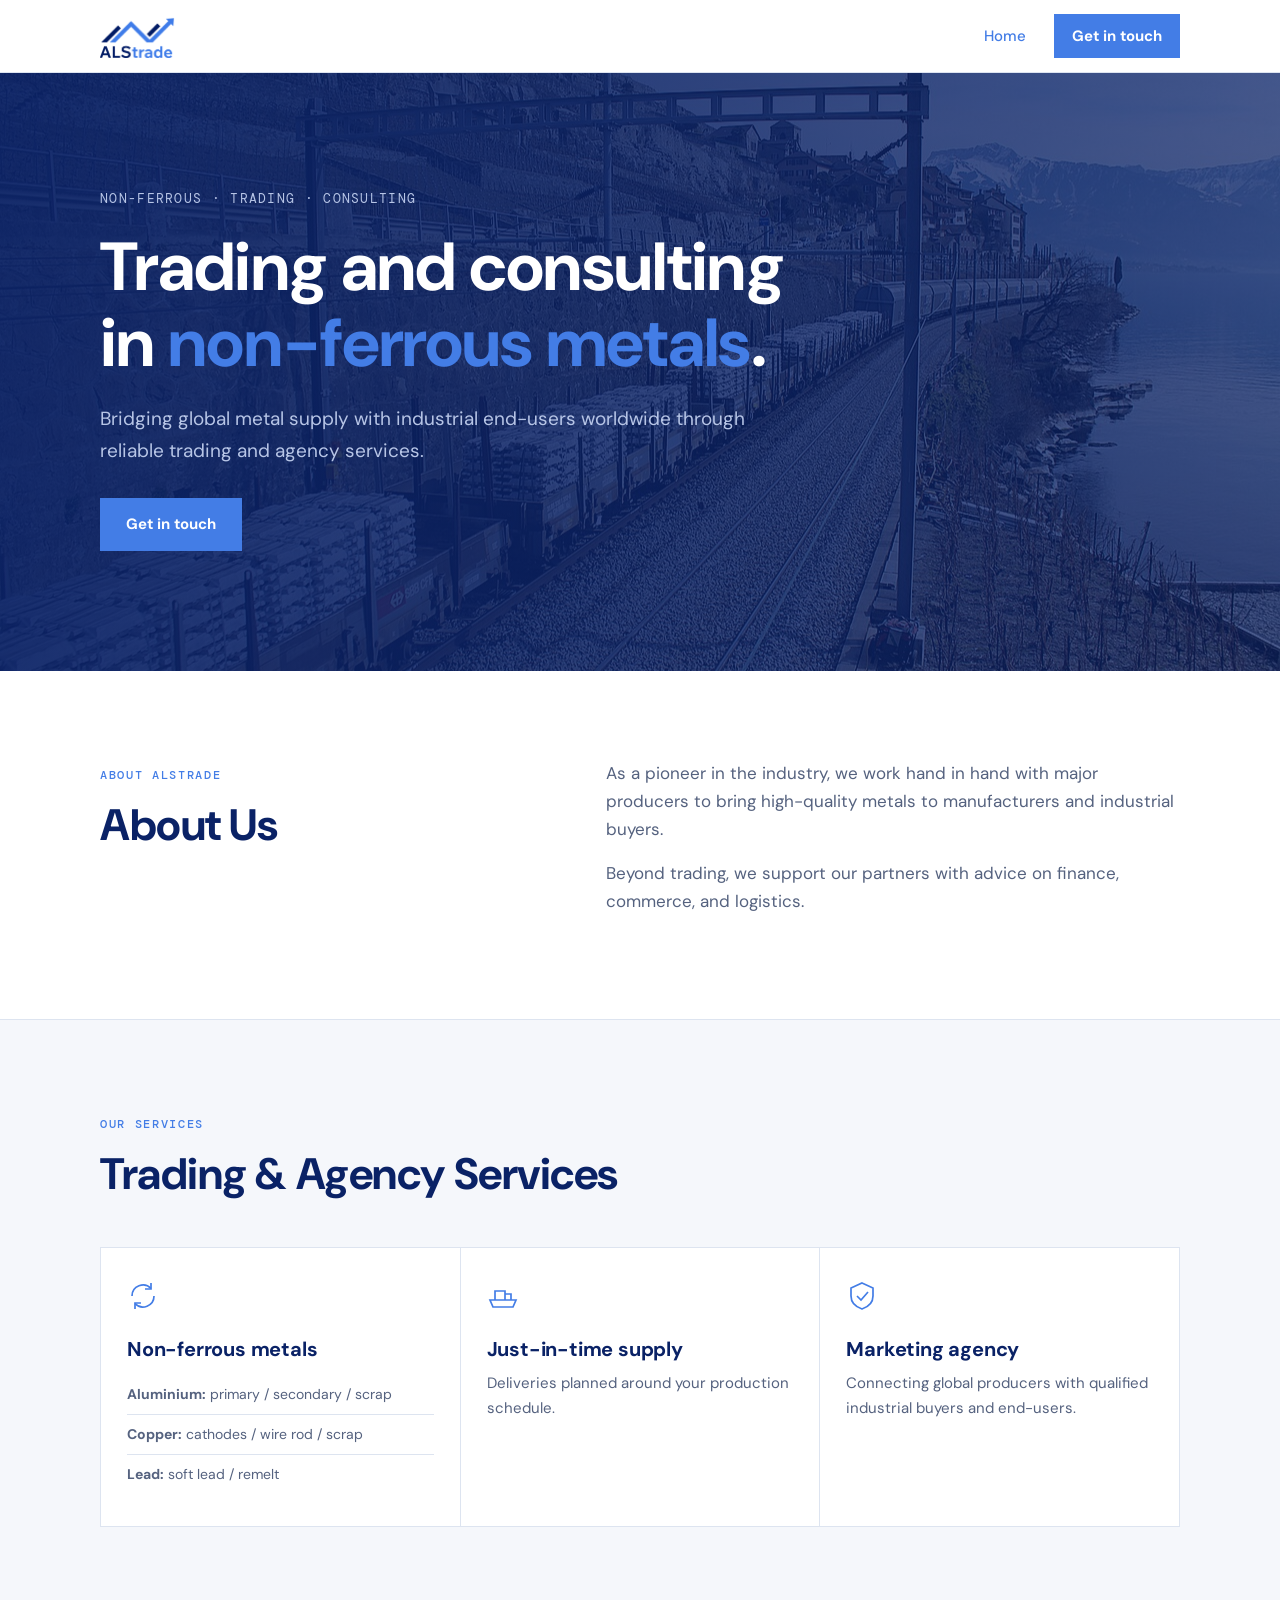
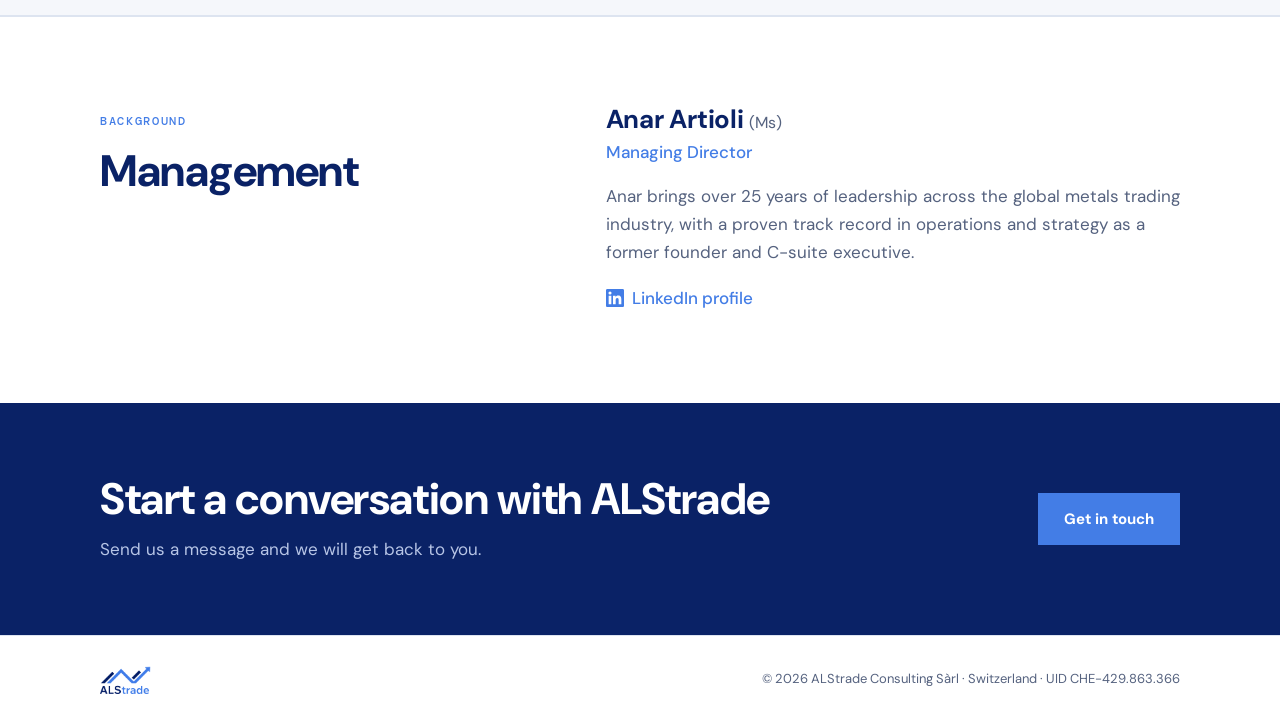
<file: index.html>
<!doctype html>
<html lang="en">
<head>
<meta charset="utf-8">
<meta name="viewport" content="width=device-width, initial-scale=1, viewport-fit=cover">
<title>ALStrade</title>
<meta name="description" content="ALStrade Consulting Sàrl – non-ferrous metals trading, Switzerland.">

<!-- Favicon & Search Result Icon -->
<link rel="icon" href="assets/logo.png" type="image/png">
<link rel="apple-touch-icon" href="assets/logo.png">

<!-- Open Graph Meta Tags -->
<meta property="og:site_name" content="ALStrade">
<meta property="og:title" content="ALStrade">
<meta property="og:type" content="website">

<!-- Structured Data (JSON-LD Organization) -->
<script type="application/ld+json">
{
  "@context": "https://schema.org",
  "@type": "Organization",
  "name": "ALStrade",
  "legalName": "ALStrade Consulting Sàrl",
  "url": "https://alstrade.ch",
  "logo": "https://alstrade.ch/assets/logo.png"
}
</script>

<link rel="stylesheet" href="styles.css">
</head>
<body>
<header>
  <div class="wrap">
    <a class="logo" href="./" title="ALStrade Home"><img src="assets/logo.png" alt="ALStrade" width="78" height="44"></a>
    <nav aria-label="Main">
      <a href="./" id="nav-home" aria-current="page">Home</a>
      <a class="btn" href="contact/" id="nav-contact">Get in touch</a>
    </nav>
  </div>
</header>

<main>
  <section class="hero" title="Photo: NAC / Wikimedia Commons, CC BY-SA 4.0">
    <div class="wrap">
      <span class="tagline">NON-FERROUS · TRADING · CONSULTING</span>
      <h1>Trading and consulting in <em>non-ferrous metals</em>.</h1>
      <p>Bridging global metal supply with industrial end-users worldwide through reliable trading and agency services.</p>
      <a class="btn" href="contact/">Get in touch</a>
    </div>
  </section>

  <section class="intro">
    <div class="wrap">
      <div>
        <span class="eyebrow">About ALStrade</span>
        <h2>About Us</h2>
      </div>
      <div>
        <p>As a pioneer in the industry, we work hand in hand with major producers to bring high-quality metals to manufacturers and industrial buyers.</p>
        <p>Beyond trading, we support our partners with advice on finance, commerce, and logistics.</p>
      </div>
    </div>
  </section>

  <section class="pillars">
    <div class="wrap">
      <span class="eyebrow">Our services</span>
      <h2>Trading &amp; Agency Services</h2>
      <div class="pillar-grid">
        <div class="pillar">
          <svg viewBox="0 0 32 32" aria-hidden="true"><path d="M5 16a11 11 0 0 1 19-7.5M27 16a11 11 0 0 1-19 7.5"/><path d="M24 3v6h-6M8 29v-6h6"/></svg>
          <h3>Non-ferrous metals</h3>
          <ul>
            <li><strong>Aluminium:</strong> primary / secondary / scrap</li>
            <li><strong>Copper:</strong> cathodes / wire rod / scrap</li>
            <li><strong>Lead:</strong> soft lead / remelt</li>
          </ul>
        </div>
        <div class="pillar">
          <svg viewBox="0 0 32 32" aria-hidden="true"><path d="M3 20h26l-3 7H6z"/><path d="M8 20V11h10v9M18 14h6v6"/></svg>
          <h3>Just-in-time supply</h3>
          <p>Deliveries planned around your production schedule.</p>
        </div>
        <div class="pillar">
          <svg viewBox="0 0 32 32" aria-hidden="true"><path d="M16 3l11 5v8c0 7-5 11-11 13C10 27 5 23 5 16V8z"/><path d="M11 16l4 4 7-8"/></svg>
          <h3>Marketing agency</h3>
          <p>Connecting global producers with qualified industrial buyers and end-users.</p>
        </div>
      </div>
    </div>
  </section>

  <section class="team">
    <div class="wrap">
      <div>
        <span class="eyebrow">Background</span>
        <h2>Management</h2>
      </div>
      <div class="leader">
        <h3>Anar Artioli <small>(Ms)</small></h3>
        <p class="role">Managing Director</p>
        <p class="bio-text">Anar brings over 25 years of leadership across the global metals trading industry, with a proven track record in operations and strategy as a former founder and C-suite executive.</p>
        <a class="linkedin" href="https://www.linkedin.com/in/anar-artioli-277819a7/" target="_blank" rel="noopener"><svg viewBox="0 0 24 24" aria-hidden="true"><path d="M20.45 20.45h-3.56v-5.57c0-1.33-.02-3.04-1.85-3.04-1.85 0-2.14 1.45-2.14 2.94v5.67H9.35V9h3.41v1.56h.05c.48-.9 1.64-1.85 3.37-1.85 3.6 0 4.27 2.37 4.27 5.46zM5.34 7.43a2.06 2.06 0 1 1 0-4.13 2.06 2.06 0 0 1 0 4.13zM7.12 20.45H3.56V9h3.56zM22.22 0H1.77C.79 0 0 .77 0 1.730v20.54C0 23.23.79 24 1.77 24h20.45c.98 0 1.78-.77 1.78-1.73V1.73C24 .77 23.2 0 22.22 0z"/></svg>LinkedIn profile</a>
      </div>
    </div>
  </section>

  <section class="cta">
    <div class="wrap">
      <div>
        <h2>Start a conversation with ALStrade</h2>
        <p>Send us a message and we will get back to you.</p>
      </div>
      <a class="btn" href="contact/">Get in touch</a>
    </div>
  </section>
</main>

<footer>
  <div class="wrap">
    <img src="assets/logo.png" alt="ALStrade" width="53" height="30">
    <span>© 2026 ALStrade Consulting Sàrl · Switzerland · UID CHE-429.863.366</span>
  </div>
</footer>
</body>
</html>
</file>
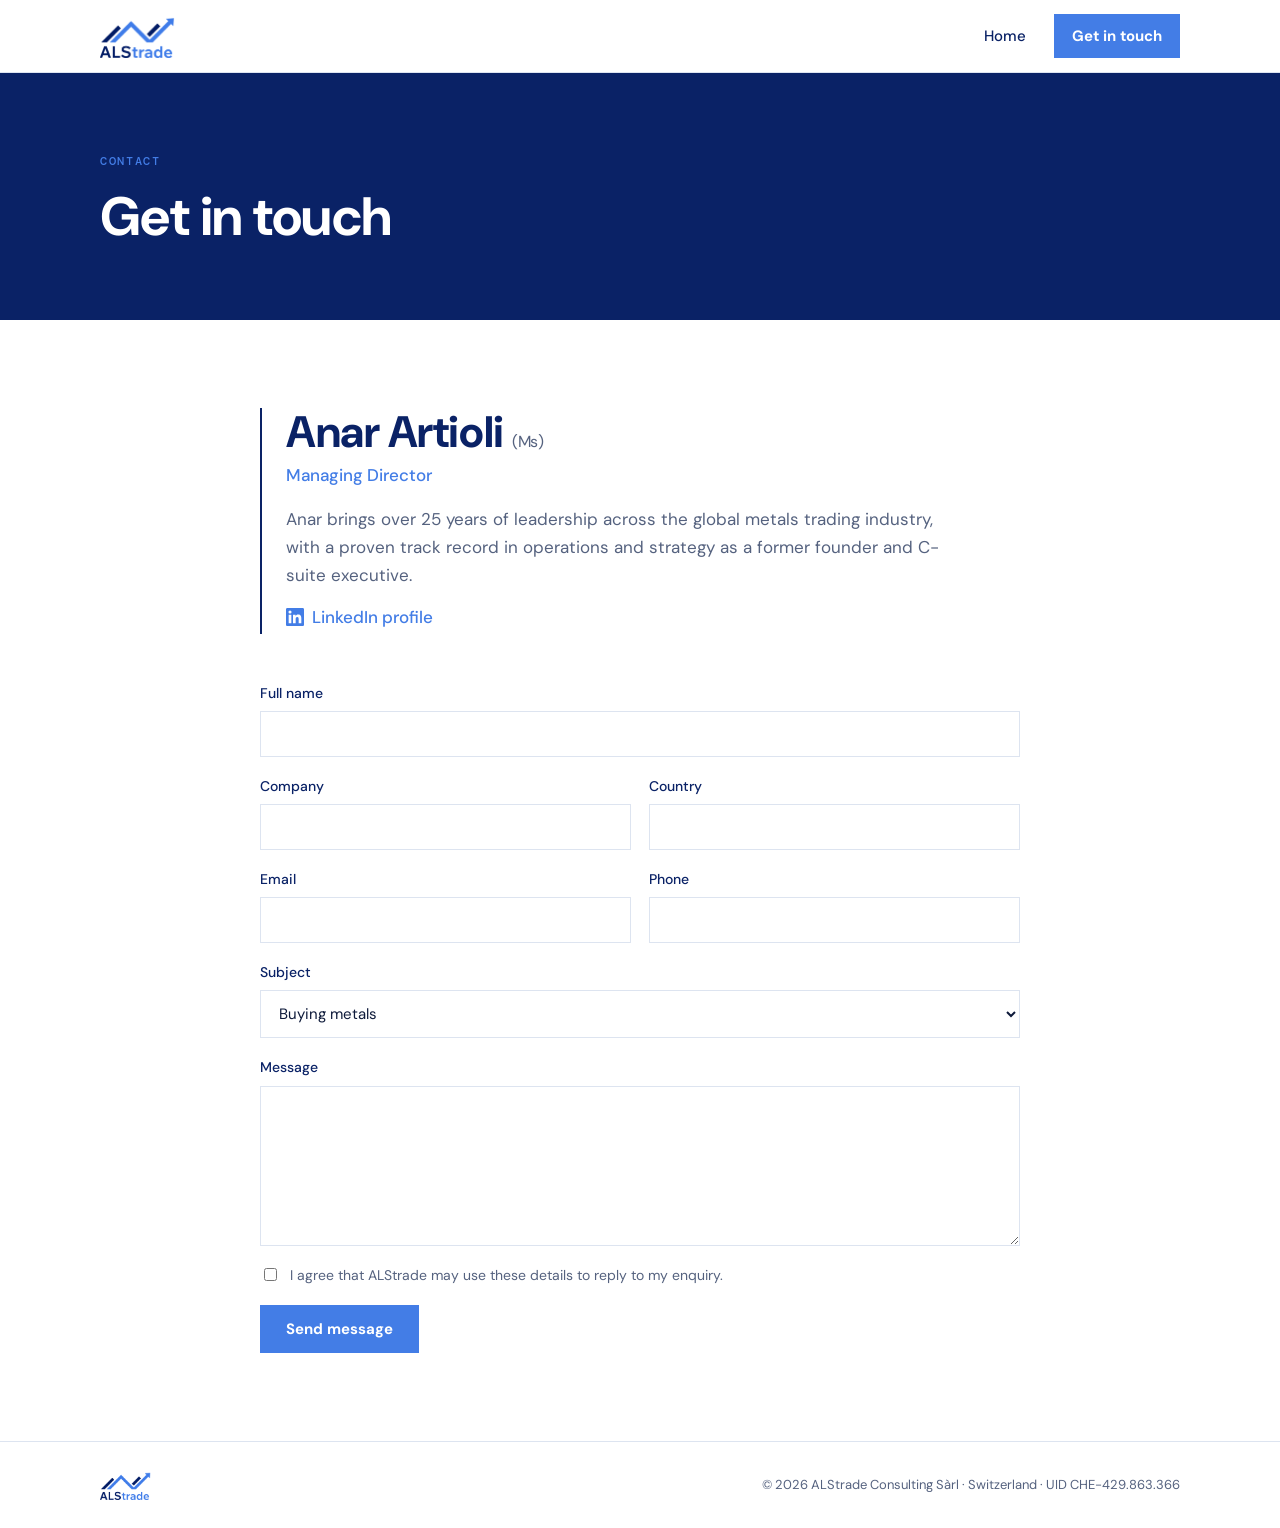
<file: contact/index.html>
<!doctype html>
<html lang="en">
<head>
<meta charset="utf-8">
<meta name="viewport" content="width=device-width, initial-scale=1, viewport-fit=cover">
<title>Get in Touch - ALStrade Consulting</title>
<meta name="description" content="Contact ALStrade Consulting – reach out to discuss non-ferrous metals trading and agency services.">
<link rel="stylesheet" href="../styles.css">
</head>
<body>
<header>
  <div class="wrap">
    <a class="logo" href="../" title="ALStrade Home"><img src="../assets/logo.png" alt="ALStrade" width="78" height="44"></a>
    <nav aria-label="Main">
      <a href="../" id="nav-home">Home</a>
      <a class="btn" href="./" id="nav-contact" aria-current="page">Get in touch</a>
    </nav>
  </div>
</header>

<main>
  <section class="page-head">
    <div class="wrap">
      <span class="eyebrow">CONTACT</span>
      <h1>Get in touch</h1>
    </div>
  </section>

  <section class="contact-body">
    <div class="wrap">
      <div class="contact-person">
        <h2>Anar Artioli <small>(Ms)</small></h2>
        <p class="role">Managing Director</p>
        <p class="bio-text">Anar brings over 25 years of leadership across the global metals trading industry, with a proven track record in operations and strategy as a former founder and C-suite executive.</p>
        <a class="linkedin" href="https://www.linkedin.com/in/anar-artioli-277819a7/" target="_blank" rel="noopener"><svg viewBox="0 0 24 24" aria-hidden="true"><path d="M20.45 20.45h-3.56v-5.57c0-1.33-.02-3.04-1.85-3.04-1.85 0-2.14 1.45-2.14 2.94v5.67H9.35V9h3.41v1.56h.05c.48-.9 1.64-1.85 3.37-1.85 3.6 0 4.27 2.37 4.27 5.46zM5.34 7.43a2.06 2.06 0 1 1 0-4.13 2.06 2.06 0 0 1 0 4.13zM7.12 20.45H3.56V9h3.56zM22.22 0H1.77C.79 0 0 .77 0 1.730v20.54C0 23.23.79 24 1.77 24h20.45c.98 0 1.78-.77 1.78-1.73V1.73C24 .77 23.2 0 22.22 0z"/></svg>LinkedIn profile</a>
      </div>

      <form id="contact-form">
        <label class="full">Full name<input id="f-name" name="name" required autocomplete="name"></label>
        <label>Company<input id="f-company" name="company" required autocomplete="organization"></label>
        <label>Country<input id="f-country" name="country" autocomplete="country-name"></label>
        <label>Email<input id="f-email" name="email" type="email" required autocomplete="email"></label>
        <label>Phone<input id="f-phone" name="phone" type="tel" required autocomplete="tel"></label>
        <label class="full">Subject
          <select id="f-subject" name="subject">
            <option>Buying metals</option>
            <option>Selling metals</option>
            <option>Partnerships</option>
            <option>Other</option>
          </select>
        </label>
        <label class="full">Message<textarea id="f-message" name="message" required></textarea></label>
        <label class="consent"><input type="checkbox" id="f-consent" required> I agree that ALStrade may use these details to reply to my enquiry.</label>
        <div class="form-foot">
          <button class="btn" type="submit" id="f-submit">Send message</button>
          <p id="form-note" role="status"></p>
        </div>
      </form>
    </div>
  </section>
</main>

<div id="status-modal" class="modal-overlay" hidden>
  <div class="modal-card">
    <button class="modal-close" id="modal-close-btn" aria-label="Close">&times;</button>
    <div class="modal-icon" id="modal-icon"></div>
    <h3 id="modal-title">Message Sent</h3>
    <p id="modal-message">Thank you. Your message has been sent and we will reply soon.</p>
    <button class="btn modal-btn" id="modal-ok-btn">Close</button>
  </div>
</div>

<footer>
  <div class="wrap">
    <img src="../assets/logo.png" alt="ALStrade" width="53" height="30">
    <span>© 2026 ALStrade Consulting Sàrl · Switzerland · UID CHE-429.863.366</span>
  </div>
</footer>

<script>
  const WEB3FORMS_ACCESS_KEY = '9d94ae6d-ed8a-4ac8-8b70-58e8aef22679';
  const form = document.getElementById('contact-form');
  const note = document.getElementById('form-note');
  const submitBtn = document.getElementById('f-submit');

  const modal = document.getElementById('status-modal');
  const modalIcon = document.getElementById('modal-icon');
  const modalTitle = document.getElementById('modal-title');
  const modalMessage = document.getElementById('modal-message');
  const modalCloseBtn = document.getElementById('modal-close-btn');
  const modalOkBtn = document.getElementById('modal-ok-btn');

  function openModal(isSuccess, title, message) {
    modalTitle.textContent = title;
    modalMessage.textContent = message;
    if (isSuccess) {
      modalIcon.className = 'modal-icon success';
      modalIcon.innerHTML = '<svg viewBox="0 0 24 24"><polyline points="20 6 9 17 4 12"></polyline></svg>';
    } else {
      modalIcon.className = 'modal-icon error';
      modalIcon.innerHTML = '<svg viewBox="0 0 24 24"><line x1="18" y1="6" x2="6" y2="18"></line><line x1="6" y1="6" x2="18" y2="18"></line></svg>';
    }
    modal.removeAttribute('hidden');
  }

  function closeModal() {
    modal.setAttribute('hidden', '');
  }

  modalCloseBtn.addEventListener('click', closeModal);
  modalOkBtn.addEventListener('click', closeModal);
  modal.addEventListener('click', e => { if (e.target === modal) closeModal(); });
  document.addEventListener('keydown', e => { if (e.key === 'Escape' && !modal.hasAttribute('hidden')) closeModal(); });

  form.addEventListener('submit', async e => {
    e.preventDefault();
    if (!WEB3FORMS_ACCESS_KEY || WEB3FORMS_ACCESS_KEY === 'YOUR_ACCESS_KEY_HERE') {
      openModal(false, 'Configuration Needed', 'Please check your Web3Forms key in the script.');
      return;
    }
    submitBtn.disabled = true;
    note.textContent = 'Sending…';

    const formData = new FormData(form);
    formData.append('access_key', WEB3FORMS_ACCESS_KEY);
    formData.append('from_name', 'ALStrade Website');

    try {
      const res = await fetch('https://api.web3forms.com/submit', { method: 'POST', body: formData });
      const data = await res.json();
      if (data.success) {
        form.reset();
        note.textContent = '';
        openModal(true, 'Message Sent', 'Thank you. Your message has been sent successfully and we will reply soon.');
      } else {
        throw new Error(data.message);
      }
    } catch {
      note.textContent = '';
      openModal(false, 'Submission Error', 'Your message could not be sent. Please try again in a few minutes.');
    } finally {
      submitBtn.disabled = false;
    }
  });
</script>
</body>
</html>
</file>
<file: styles.css>
@import url('https://fonts.googleapis.com/css2?family=DM+Sans:opsz,wght@9..40,400;9..40,500;9..40,700&family=DM+Mono:wght@400;500&display=swap');

:root {
  color-scheme: light;
  --navy: #0a2266;
  --navy-2: #12307f;
  --blue: #437de6;
  --blue-soft: #eaf1fd;
  --white: #ffffff;
  --paper: #f5f7fb;
  --fg: #0e1a3a;
  --muted: #55627f;
  --line: #dde4f0;
  --on-navy: #ffffff;
  --on-navy-muted: #b7c5e6;
  --sans: "DM Sans", "Helvetica Neue", Arial, sans-serif;
  --mono: "DM Mono", ui-monospace, Menlo, monospace;
  --max: 1120px;
}

* { box-sizing: border-box; }
body { margin: 0; background: var(--white); color: var(--fg); font: 17px/1.65 var(--sans); }
a { color: inherit; }
a:focus-visible, button:focus-visible, input:focus-visible, textarea:focus-visible, select:focus-visible { outline: 2px solid var(--blue); outline-offset: 2px; }
h1, h2, h3 { line-height: 1.12; text-wrap: balance; margin: 0; font-weight: 700; letter-spacing: -0.01em; }
.wrap { max-width: var(--max); margin-inline: auto; padding-inline: 20px; }
.eyebrow { font: 500 12px/1 var(--mono); letter-spacing: .14em; text-transform: uppercase; color: var(--blue); }
section { padding-block: 88px; }
section h2 { font-size: clamp(32px, 4vw, 44px); color: var(--navy); margin-top: 14px; }
.lead { color: var(--muted); font-size: 18px; max-width: 40em; margin: 18px 0 0; }

header { position: sticky; top: env(safe-area-inset-top, 0px); z-index: 10; background: var(--white); border-bottom: 1px solid var(--line); }
header .wrap { display: flex; align-items: center; justify-content: space-between; gap: 16px; height: 72px; }
.logo img { height: 44px; width: auto; display: block; }
nav { display: flex; gap: 28px; align-items: center; }
nav a { text-decoration: none; font-size: 15px; font-weight: 500; color: var(--navy); }
nav a:hover, nav a[aria-current="page"] { color: var(--blue); }
nav .btn, nav .btn[aria-current="page"] { color: var(--white); padding: 10px 18px; }
@media (max-width: 560px) { nav { gap: 16px; } nav .home-link { display: none; } }

.btn { display: inline-block; background: var(--blue); color: var(--white); text-decoration: none; font-weight: 700; padding: 14px 26px; border: 0; cursor: pointer; font-size: 15px; font-family: var(--sans); }
.btn:hover { background: #5a8ff0; color: var(--white); }

.hero { position: relative; color: var(--on-navy); padding-block: 110px 120px; overflow: hidden; background: linear-gradient(100deg, rgba(10,34,102,.95) 0%, rgba(10,34,102,.85) 45%, rgba(10,34,102,.72) 100%), url('assets/st-saphorin.jpg') center/cover no-repeat; }
.hero h1 { font-size: clamp(42px, 6vw, 68px); max-width: 14em; margin-block: 18px 22px; }
.hero h1 em { font-style: normal; color: var(--blue); }
.hero p { color: var(--on-navy-muted); font-size: 19px; max-width: 36em; margin: 0 0 32px; }
.tagline { font: 400 13px var(--mono); color: var(--on-navy-muted); letter-spacing: .1em; }

.intro .wrap { display: grid; grid-template-columns: 1fr 1.3fr; gap: 64px; }
.intro p { color: var(--muted); margin: 0 0 16px; }
@media (max-width: 760px) { .intro .wrap { grid-template-columns: 1fr; gap: 24px; } }

.pillars { background: var(--paper); border-block: 1px solid var(--line); }
.pillar-grid { display: grid; grid-template-columns: repeat(3, 1fr); gap: 1px; background: var(--line); border: 1px solid var(--line); margin-top: 48px; }
.pillar { background: var(--white); padding: 32px 26px; }
.pillar svg { width: 32px; height: 32px; stroke: var(--blue); fill: none; stroke-width: 1.7; margin-bottom: 18px; }
.pillar h3 { font-size: 20px; color: var(--navy); margin-bottom: 10px; }
.pillar p { color: var(--muted); margin: 0; font-size: 15px; }
.pillar ul { margin: 14px 0 0 0; padding: 0; list-style: none; }
.pillar li { padding: 8px 0; border-bottom: 1px solid var(--line); font-size: 14px; color: var(--muted); }
.pillar li:last-child { border-bottom: none; }
@media (max-width: 960px) { .pillar-grid { grid-template-columns: 1fr 1fr; } }
@media (max-width: 520px) { .pillar-grid { grid-template-columns: 1fr; } }

.team { border-top: 1px solid var(--line); }
.team .wrap { display: grid; grid-template-columns: 1fr 1.3fr; gap: 64px; }
.leader h3 { font-size: 26px; color: var(--navy); }
.leader h3 small, .contact-person h2 small { font-size: 16px; font-weight: 400; color: var(--muted); }
.leader .role, .contact-person .role { color: var(--blue); font-weight: 500; margin: 4px 0 16px; }
.leader .bio-text { color: var(--muted); margin: 0 0 18px; max-width: 36em; }
@media (max-width: 760px) { .team .wrap { grid-template-columns: 1fr; gap: 24px; } }
.person-links { display: flex; align-items: center; gap: 20px; flex-wrap: wrap; }
.linkedin { display: inline-flex; align-items: center; gap: 8px; color: var(--blue); font-weight: 500; text-decoration: none; }
.linkedin:hover { text-decoration: underline; }
.linkedin svg { width: 18px; height: 18px; fill: currentColor; }

.cta { background: var(--navy); color: var(--on-navy); padding-block: 72px; }
.cta .wrap { display: flex; justify-content: space-between; align-items: center; gap: 24px; flex-wrap: wrap; }
.cta h2 { color: var(--on-navy); margin: 0; }
.cta p { color: var(--on-navy-muted); margin: 10px 0 0; }

.page-head { background: var(--navy); color: var(--on-navy); padding-block: 72px; }
.page-head h1 { font-size: clamp(36px, 5vw, 54px); margin-top: 14px; }
.page-head p { color: var(--on-navy-muted); font-size: 18px; max-width: 36em; margin: 16px 0 0; }
.contact-body .wrap { max-width: 800px; display: grid; gap: 48px; }
.contact-person { border-left: 2px solid var(--navy); padding-left: 24px; }
.contact-person h2 { margin: 0; }
.contact-person .bio-text { color: var(--muted); margin: 0 0 14px; max-width: 40em; }
form { display: grid; grid-template-columns: 1fr 1fr; gap: 18px; }
label { display: grid; gap: 6px; font-size: 14px; font-weight: 500; color: var(--navy); }
label.full, .form-foot { grid-column: 1 / -1; }
input, textarea, select { font: 15px var(--sans); padding: 12px 14px; background: var(--white); color: var(--fg); border: 1px solid var(--line); border-radius: 0; width: 100%; }
input:focus, textarea:focus, select:focus { border-color: var(--blue); }
textarea { min-height: 160px; resize: vertical; }
.consent { grid-column: 1 / -1; display: flex; gap: 10px; align-items: flex-start; font-weight: 400; color: var(--muted); }
.consent input { width: auto; margin-top: 4px; }
.form-foot { display: flex; align-items: center; gap: 16px; flex-wrap: wrap; }
#form-note { font-size: 14px; color: var(--blue); margin: 0; }
@media (max-width: 560px) { form { grid-template-columns: 1fr; } }

.modal-overlay { position: fixed; inset: 0; background: rgba(10, 34, 102, 0.65); backdrop-filter: blur(4px); display: flex; align-items: center; justify-content: center; z-index: 1000; padding: 20px; }
.modal-overlay[hidden] { display: none; }
.modal-card { background: var(--white); border: 1px solid var(--line); border-top: 4px solid var(--blue); padding: 40px 32px 32px; max-width: 440px; width: 100%; text-align: center; position: relative; box-shadow: 0 20px 60px rgba(10, 34, 102, 0.14); }
.modal-close { position: absolute; top: 12px; right: 16px; background: none; border: none; font-size: 26px; color: var(--muted); cursor: pointer; line-height: 1; }
.modal-close:hover { color: var(--navy); }
.modal-icon { width: 60px; height: 60px; margin: 0 auto 20px; border-radius: 50%; display: flex; align-items: center; justify-content: center; }
.modal-icon.success { background: var(--blue-soft); color: var(--blue); }
.modal-icon.error { background: #fde8e8; color: #e02424; }
.modal-icon svg { width: 32px; height: 32px; fill: none; stroke: currentColor; stroke-width: 2.5; stroke-linecap: round; stroke-linejoin: round; }
.modal-card h3 { font-size: 22px; color: var(--navy); margin-bottom: 10px; }
.modal-card p { color: var(--muted); font-size: 15px; margin: 0 0 24px; }
.modal-btn { width: 100%; }

footer { background: var(--white); color: var(--muted); border-top: 1px solid var(--line); padding-block: 28px; font-size: 13px; }
footer .wrap { display: flex; justify-content: space-between; align-items: center; gap: 16px; flex-wrap: wrap; }
footer img { height: 30px; width: auto; }
</file>
